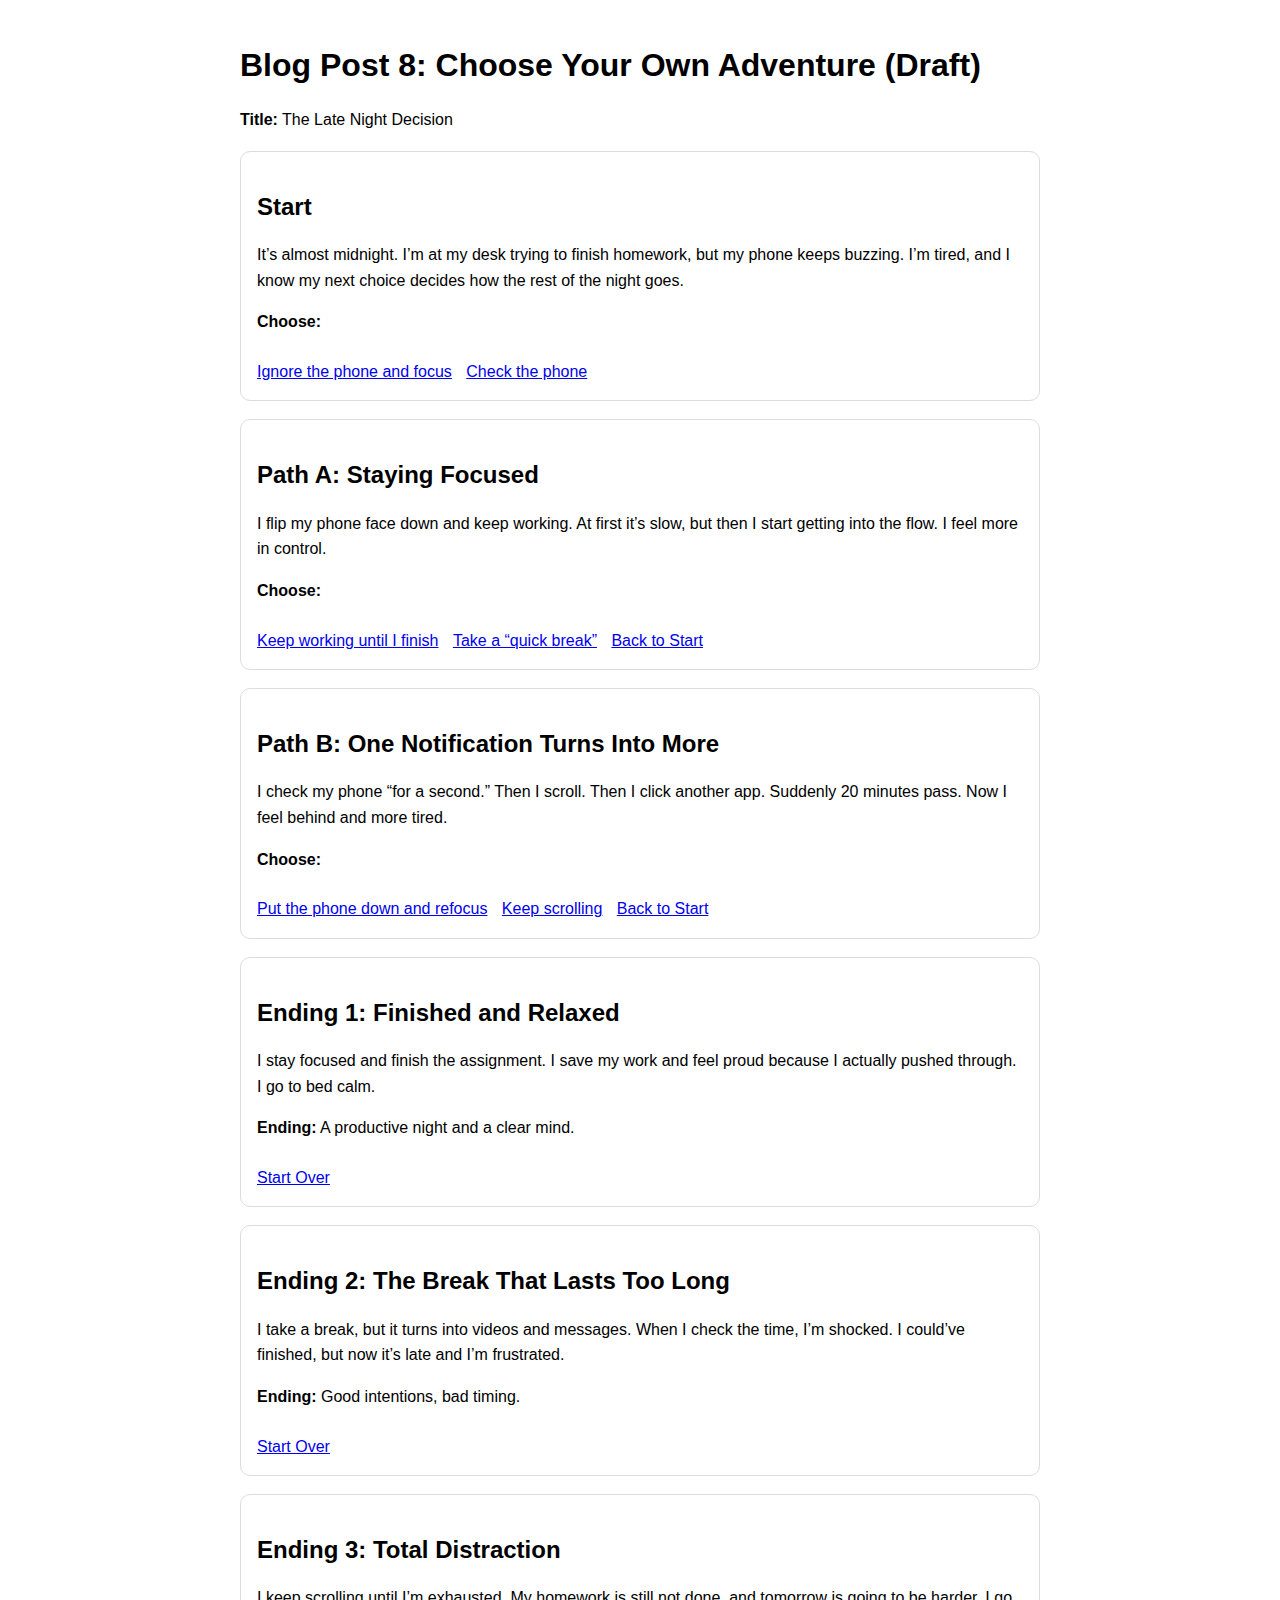
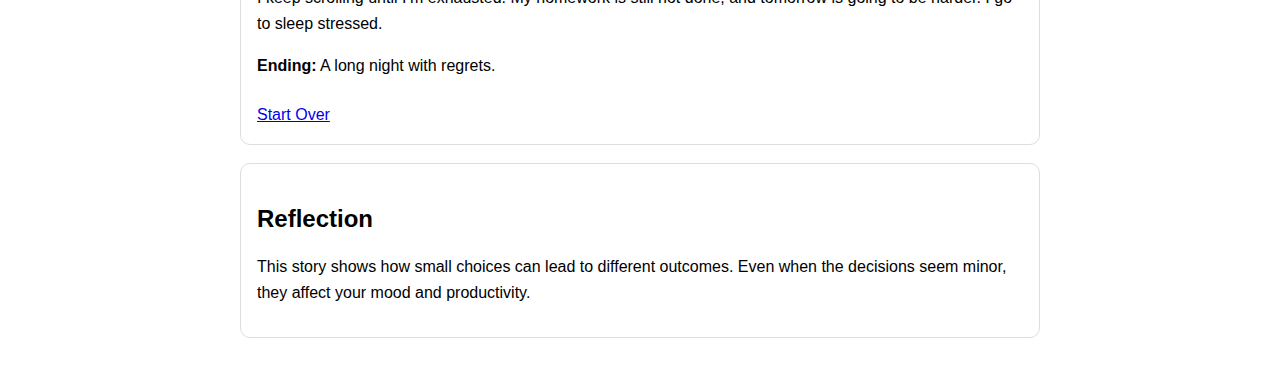
<file: index.html>
<!DOCTYPE html>
<html lang="en">
<head>
  <meta charset="UTF-8" />
  <meta name="viewport" content="width=device-width, initial-scale=1.0" />
  <title>Blog Post 8 - Choose Your Own Adventure</title>
  <style>
    body { font-family: Arial, sans-serif; line-height: 1.6; max-width: 800px; margin: 40px auto; padding: 0 16px; }
    .box { border: 1px solid #ddd; padding: 16px; border-radius: 10px; margin: 18px 0; }
    a { display: inline-block; margin: 8px 10px 0 0; }
    h1, h2 { margin-bottom: 6px; }
  </style>
</head>
<body>

<h1>Blog Post 8: Choose Your Own Adventure (Draft)</h1>
<p><strong>Title:</strong> The Late Night Decision</p>

<div class="box" id="start">
  <h2>Start</h2>
  <p>
    It’s almost midnight. I’m at my desk trying to finish homework, but my phone keeps buzzing.
    I’m tired, and I know my next choice decides how the rest of the night goes.
  </p>
  <p><strong>Choose:</strong></p>
  <a href="#a">Ignore the phone and focus</a>
  <a href="#b">Check the phone</a>
</div>

<div class="box" id="a">
  <h2>Path A: Staying Focused</h2>
  <p>
    I flip my phone face down and keep working. At first it’s slow, but then I start getting into the flow.
    I feel more in control.
  </p>
  <p><strong>Choose:</strong></p>
  <a href="#c">Keep working until I finish</a>
  <a href="#d">Take a “quick break”</a>
  <a href="#start">Back to Start</a>
</div>

<div class="box" id="b">
  <h2>Path B: One Notification Turns Into More</h2>
  <p>
    I check my phone “for a second.” Then I scroll. Then I click another app. Suddenly 20 minutes pass.
    Now I feel behind and more tired.
  </p>
  <p><strong>Choose:</strong></p>
  <a href="#a">Put the phone down and refocus</a>
  <a href="#e">Keep scrolling</a>
  <a href="#start">Back to Start</a>
</div>

<div class="box" id="c">
  <h2>Ending 1: Finished and Relaxed</h2>
  <p>
    I stay focused and finish the assignment. I save my work and feel proud because I actually pushed through.
    I go to bed calm.
  </p>
  <p><strong>Ending:</strong> A productive night and a clear mind.</p>
  <a href="#start">Start Over</a>
</div>

<div class="box" id="d">
  <h2>Ending 2: The Break That Lasts Too Long</h2>
  <p>
    I take a break, but it turns into videos and messages. When I check the time, I’m shocked.
    I could’ve finished, but now it’s late and I’m frustrated.
  </p>
  <p><strong>Ending:</strong> Good intentions, bad timing.</p>
  <a href="#start">Start Over</a>
</div>

<div class="box" id="e">
  <h2>Ending 3: Total Distraction</h2>
  <p>
    I keep scrolling until I’m exhausted. My homework is still not done, and tomorrow is going to be harder.
    I go to sleep stressed.
  </p>
  <p><strong>Ending:</strong> A long night with regrets.</p>
  <a href="#start">Start Over</a>
</div>

<div class="box">
  <h2>Reflection</h2>
  <p>
    This story shows how small choices can lead to different outcomes. Even when the decisions seem minor,
    they affect your mood and productivity.
  </p>
</div>

</body>
</html>
</file>
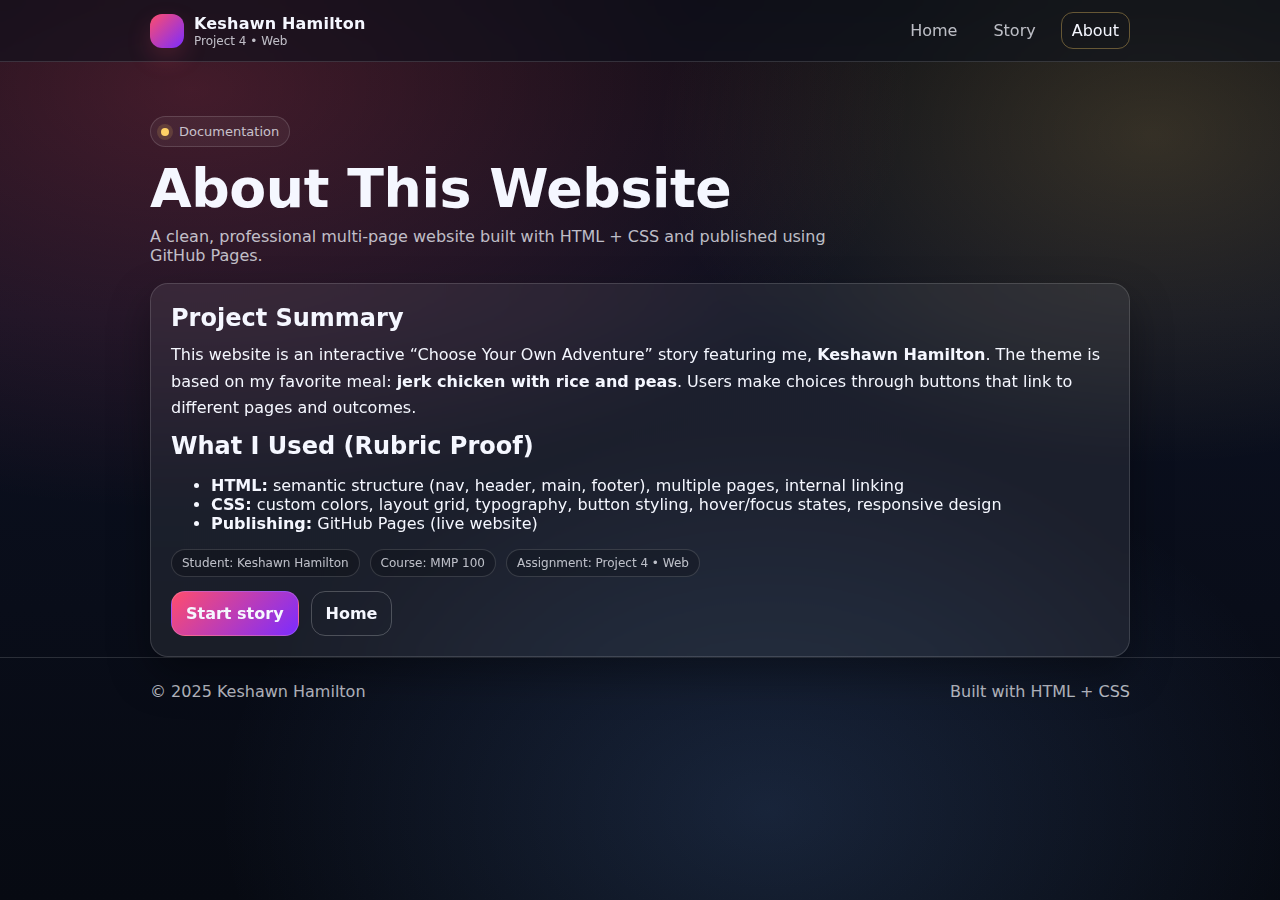
<file: about.html>
<!DOCTYPE html>
<html lang="en">
<head>
  <meta charset="UTF-8" />
  <meta name="viewport" content="width=device-width, initial-scale=1.0" />
  <title>About • Project 4</title>
  <link rel="stylesheet" href="style.css" />
</head>
<body>
<a class="skip" href="#main">Skip to content</a>

<nav class="nav">
  <div class="container nav-inner">
    <a class="brand" href="index.html"><div class="logo" aria-hidden="true"></div>
      <div><strong>Keshawn Hamilton</strong><span>Project 4 • Web</span></div>
    </a>
    <div class="navlinks">
      <a href="index.html">Home</a>
      <a href="story-start.html">Story</a>
      <a class="active" href="about.html">About</a>
    </div>
  </div>
</nav>

<header class="hero">
  <div class="container">
    <div class="kicker"><span class="dot"></span> Documentation</div>
    <h1>About This Website</h1>
    <p class="sub">A clean, professional multi-page website built with HTML + CSS and published using GitHub Pages.</p>
  </div>
</header>

<main id="main" class="container">
  <section class="card">
    <h2>Project Summary</h2>
    <p>
      This website is an interactive “Choose Your Own Adventure” story featuring me, <strong>Keshawn Hamilton</strong>.
      The theme is based on my favorite meal: <strong>jerk chicken with rice and peas</strong>.
      Users make choices through buttons that link to different pages and outcomes.
    </p>

    <h2>What I Used (Rubric Proof)</h2>
    <ul>
      <li><strong>HTML:</strong> semantic structure (nav, header, main, footer), multiple pages, internal linking</li>
      <li><strong>CSS:</strong> custom colors, layout grid, typography, button styling, hover/focus states, responsive design</li>
      <li><strong>Publishing:</strong> GitHub Pages (live website)</li>
    </ul>

    <div class="meta">
      <span class="pill">Student: Keshawn Hamilton</span>
      <span class="pill">Course: MMP 100</span>
      <span class="pill">Assignment: Project 4 • Web</span>
    </div>

    <div class="choices">
      <a class="btn" href="story-start.html">Start story</a>
      <a class="btn ghost" href="index.html">Home</a>
    </div>
  </section>
</main>

<footer>
  <div class="container footergrid">
    <div class="muted">© 2025 Keshawn Hamilton</div>
    <div class="muted">Built with HTML + CSS</div>
  </div>
</footer>
</body>
</html>
</file>
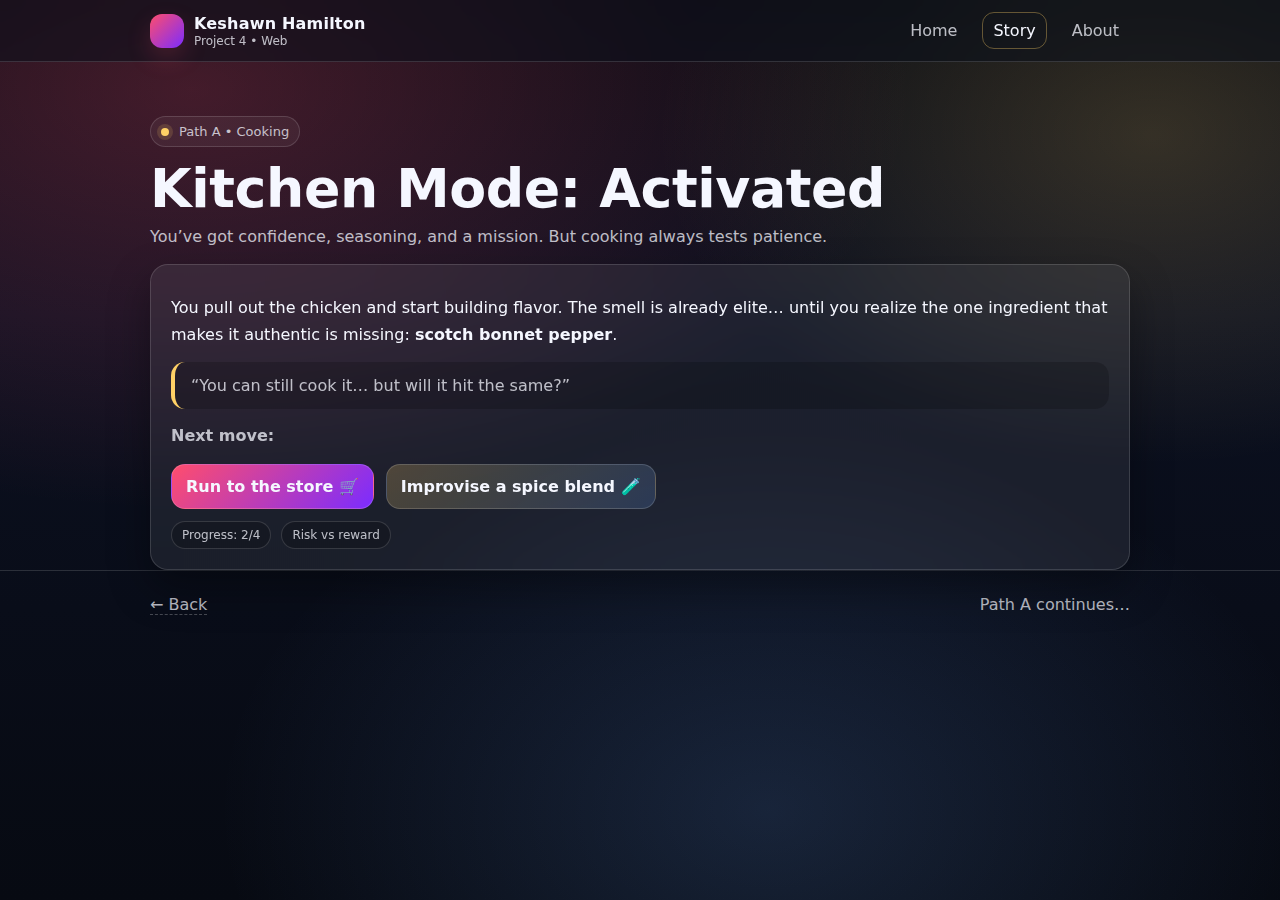
<file: cook-path.html>
<!DOCTYPE html>
<html lang="en">
<head>
  <meta charset="UTF-8" />
  <meta name="viewport" content="width=device-width, initial-scale=1.0" />
  <title>Cook Path • CYOA</title>
  <link rel="stylesheet" href="style.css" />
</head>
<body>
<a class="skip" href="#main">Skip to content</a>

<nav class="nav">
  <div class="container nav-inner">
    <a class="brand" href="index.html"><div class="logo" aria-hidden="true"></div>
      <div><strong>Keshawn Hamilton</strong><span>Project 4 • Web</span></div>
    </a>
    <div class="navlinks">
      <a href="index.html">Home</a>
      <a class="active" href="story-start.html">Story</a>
      <a href="about.html">About</a>
    </div>
  </div>
</nav>

<header class="hero">
  <div class="container">
    <div class="kicker"><span class="dot"></span> Path A • Cooking</div>
    <h1>Kitchen Mode: Activated</h1>
    <p class="sub">You’ve got confidence, seasoning, and a mission. But cooking always tests patience.</p>
  </div>
</header>

<main id="main" class="container">
  <section class="card">
    <p>
      You pull out the chicken and start building flavor. The smell is already elite…
      until you realize the one ingredient that makes it authentic is missing:
      <strong>scotch bonnet pepper</strong>.
    </p>

    <div class="quote">“You can still cook it… but will it hit the same?”</div>

    <p class="muted"><strong>Next move:</strong></p>
    <div class="choices">
      <a class="btn" href="store-run.html">Run to the store 🛒</a>
      <a class="btn alt" href="spice-lab.html">Improvise a spice blend 🧪</a>
    </div>

    <div class="meta">
      <span class="pill">Progress: 2/4</span>
      <span class="pill">Risk vs reward</span>
    </div>
  </section>
</main>

<footer>
  <div class="container footergrid">
    <div><a href="story-start.html">← Back</a></div>
    <div class="muted">Path A continues…</div>
  </div>
</footer>
</body>
</html>
</file>
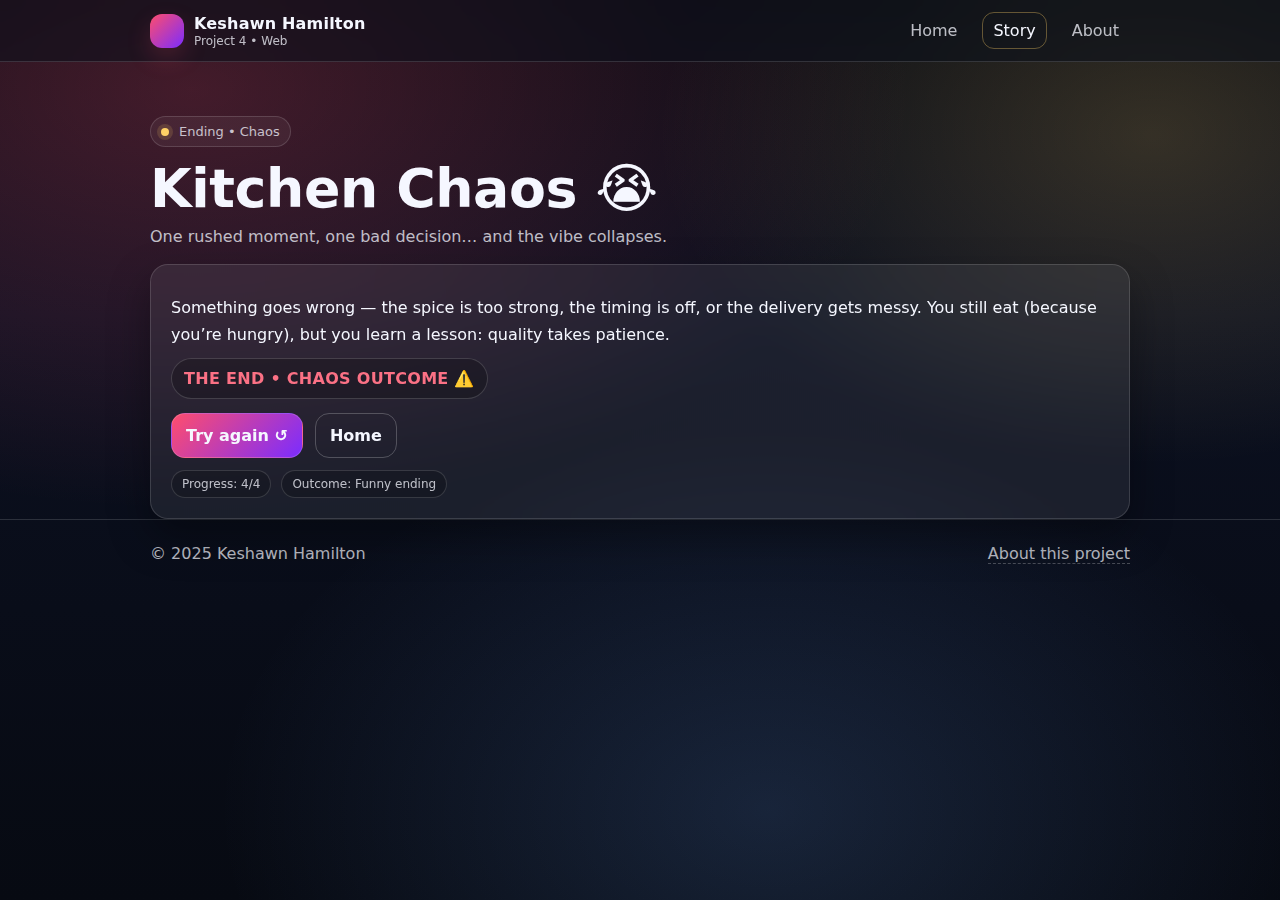
<file: ending-chaos.html>
<!DOCTYPE html>
<html lang="en">
<head>
  <meta charset="UTF-8" />
  <meta name="viewport" content="width=device-width, initial-scale=1.0" />
  <title>Ending • Chaos</title>
  <link rel="stylesheet" href="style.css" />
</head>
<body>
<a class="skip" href="#main">Skip to content</a>

<nav class="nav">
  <div class="container nav-inner">
    <a class="brand" href="index.html"><div class="logo" aria-hidden="true"></div>
      <div><strong>Keshawn Hamilton</strong><span>Project 4 • Web</span></div>
    </a>
    <div class="navlinks">
      <a href="index.html">Home</a>
      <a class="active" href="story-start.html">Story</a>
      <a href="about.html">About</a>
    </div>
  </div>
</nav>

<header class="hero">
  <div class="container">
    <div class="kicker"><span class="dot"></span> Ending • Chaos</div>
    <h1>Kitchen Chaos 😭</h1>
    <p class="sub">One rushed moment, one bad decision… and the vibe collapses.</p>
  </div>
</header>

<main id="main" class="container">
  <section class="card">
    <p>
      Something goes wrong — the spice is too strong, the timing is off, or the delivery gets messy.
      You still eat (because you’re hungry), but you learn a lesson:
      quality takes patience.
    </p>

    <div class="badge bad">THE END • CHAOS OUTCOME ⚠️</div>

    <div class="choices">
      <a class="btn" href="story-start.html">Try again ↺</a>
      <a class="btn ghost" href="index.html">Home</a>
    </div>

    <div class="meta">
      <span class="pill">Progress: 4/4</span>
      <span class="pill">Outcome: Funny ending</span>
    </div>
  </section>
</main>

<footer>
  <div class="container footergrid">
    <div class="muted">© 2025 Keshawn Hamilton</div>
    <div><a href="about.html">About this project</a></div>
  </div>
</footer>
</body>
</html>
</file>
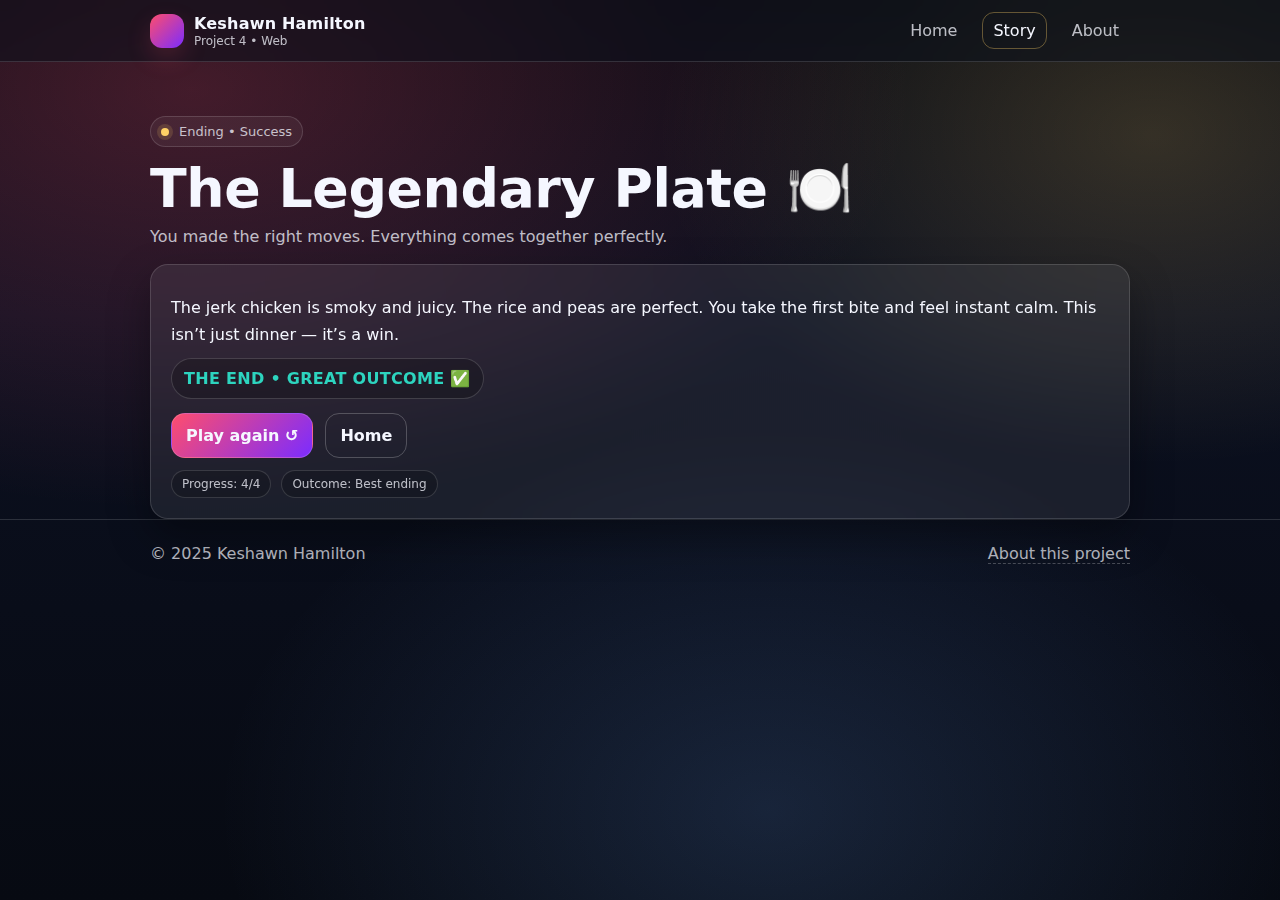
<file: ending-win.html>
<!DOCTYPE html>
<html lang="en">
<head>
  <meta charset="UTF-8" />
  <meta name="viewport" content="width=device-width, initial-scale=1.0" />
  <title>Ending • Win</title>
  <link rel="stylesheet" href="style.css" />
</head>
<body>
<a class="skip" href="#main">Skip to content</a>

<nav class="nav">
  <div class="container nav-inner">
    <a class="brand" href="index.html"><div class="logo" aria-hidden="true"></div>
      <div><strong>Keshawn Hamilton</strong><span>Project 4 • Web</span></div>
    </a>
    <div class="navlinks">
      <a href="index.html">Home</a>
      <a class="active" href="story-start.html">Story</a>
      <a href="about.html">About</a>
    </div>
  </div>
</nav>

<header class="hero">
  <div class="container">
    <div class="kicker"><span class="dot"></span> Ending • Success</div>
    <h1>The Legendary Plate 🍽️</h1>
    <p class="sub">You made the right moves. Everything comes together perfectly.</p>
  </div>
</header>

<main id="main" class="container">
  <section class="card">
    <p>
      The jerk chicken is smoky and juicy. The rice and peas are perfect.
      You take the first bite and feel instant calm. This isn’t just dinner — it’s a win.
    </p>

    <div class="badge good">THE END • GREAT OUTCOME ✅</div>

    <div class="choices">
      <a class="btn" href="story-start.html">Play again ↺</a>
      <a class="btn ghost" href="index.html">Home</a>
    </div>

    <div class="meta">
      <span class="pill">Progress: 4/4</span>
      <span class="pill">Outcome: Best ending</span>
    </div>
  </section>
</main>

<footer>
  <div class="container footergrid">
    <div class="muted">© 2025 Keshawn Hamilton</div>
    <div><a href="about.html">About this project</a></div>
  </div>
</footer>
</body>
</html>
</file>
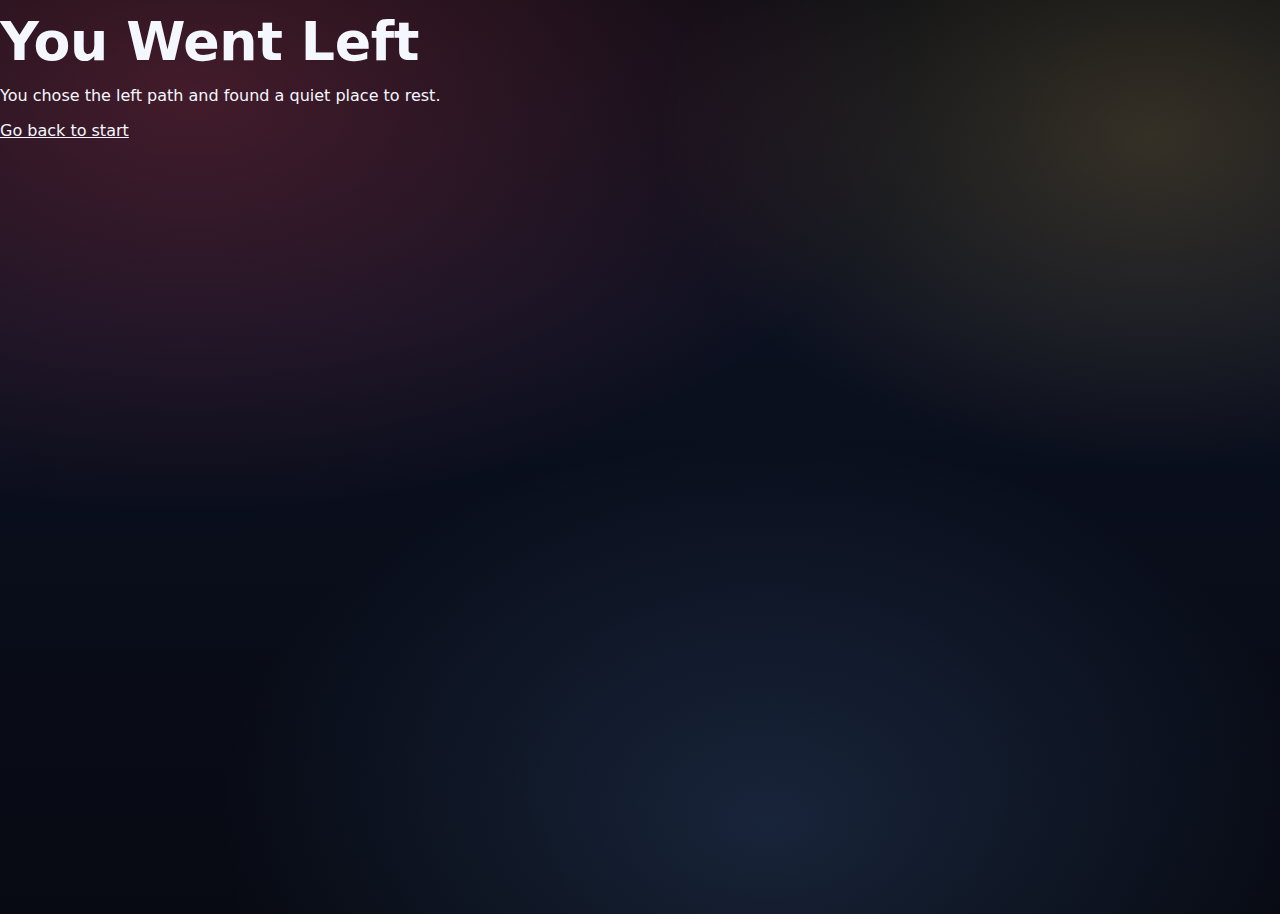
<file: left.html>
<!DOCTYPE html>
<html>
<head><link rel="stylesheet" href="style.css">
  <title>Left Path</title>
</head>
<body>
  <h1>You Went Left</h1>
  <p>You chose the left path and found a quiet place to rest.</p>
  <a href="index.html">Go back to start</a>
</body>
</html>
</file>
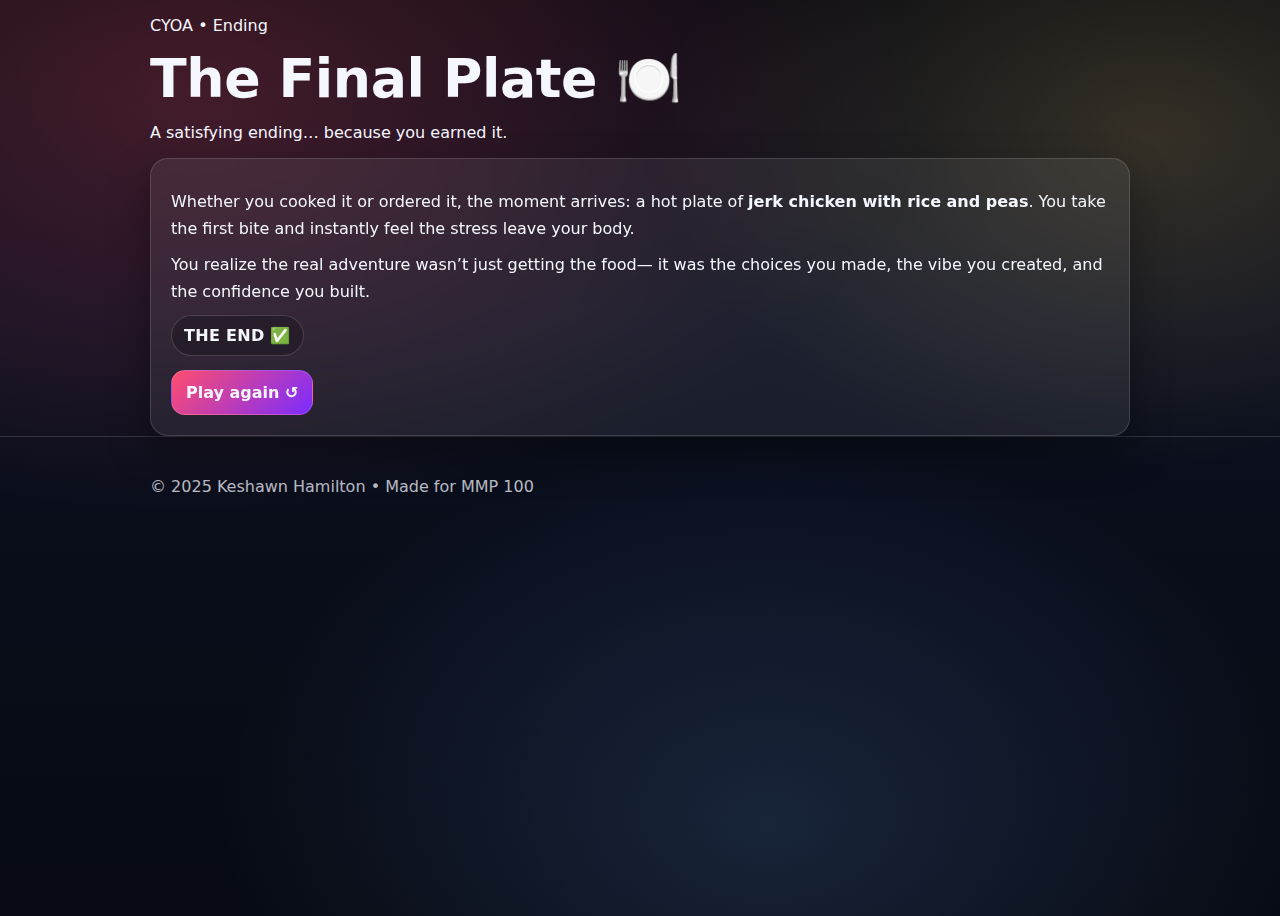
<file: order-path.html>
<!DOCTYPE html>
<html lang="en">
<head>
  <meta charset="UTF-8" />
  <meta name="viewport" content="width=device-width, initial-scale=1.0" />
  <title>The Ending | CYOA</title>
  <link rel="stylesheet" href="style.css" />
</head>
<body>
  <header class="site-header">
    <div class="container">
      <p class="tag">CYOA • Ending</p>
      <h1>The Final Plate 🍽️</h1>
      <p class="subtitle">A satisfying ending… because you earned it.</p>
    </div>
  </header>

  <main class="container">
    <section class="card">
      <p>
        Whether you cooked it or ordered it, the moment arrives:
        a hot plate of <strong>jerk chicken with rice and peas</strong>.
        You take the first bite and instantly feel the stress leave your body.
      </p>

      <p>
        You realize the real adventure wasn’t just getting the food—
        it was the choices you made, the vibe you created, and the confidence you built.
      </p>

      <div class="badge">THE END ✅</div>

      <div class="choices">
        <a class="btn" href="index.html">Play again ↺</a>
      </div>
    </section>
  </main>

  <footer class="site-footer">
    <div class="container">
      <p>© 2025 Keshawn Hamilton • Made for MMP 100</p>
    </div>
  </footer>
</body>
</html>
</file>
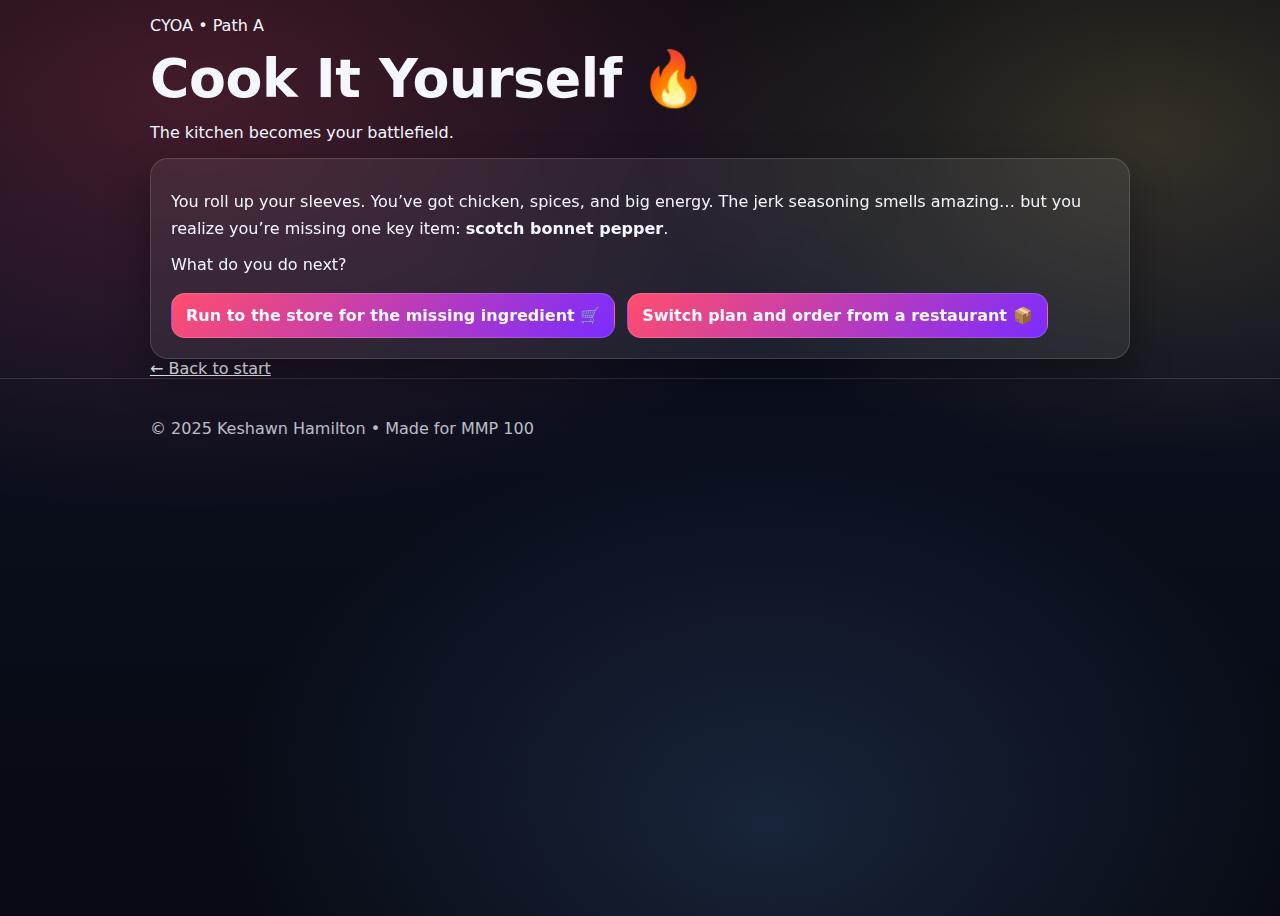
<file: page1.html>
<!DOCTYPE html>
<html lang="en">
<head>
  <meta charset="UTF-8" />
  <meta name="viewport" content="width=device-width, initial-scale=1.0" />
  <title>Cook It Yourself | CYOA</title>
  <link rel="stylesheet" href="style.css" />
</head>
<body>
  <header class="site-header">
    <div class="container">
      <p class="tag">CYOA • Path A</p>
      <h1>Cook It Yourself 🔥</h1>
      <p class="subtitle">The kitchen becomes your battlefield.</p>
    </div>
  </header>

  <main class="container">
    <section class="card">
      <p>
        You roll up your sleeves. You’ve got chicken, spices, and big energy.
        The jerk seasoning smells amazing… but you realize you’re missing one key item:
        <strong>scotch bonnet pepper</strong>.
      </p>

      <p class="prompt">What do you do next?</p>

      <div class="choices">
        <a class="btn" href="page3.html">Run to the store for the missing ingredient 🛒</a>
        <a class="btn btn-ghost" href="page2.html">Switch plan and order from a restaurant 📦</a>
      </div>
    </section>

    <a class="back" href="index.html">← Back to start</a>
  </main>

  <footer class="site-footer">
    <div class="container">
      <p>© 2025 Keshawn Hamilton • Made for MMP 100</p>
    </div>
  </footer>
</body>
</html>
</file>
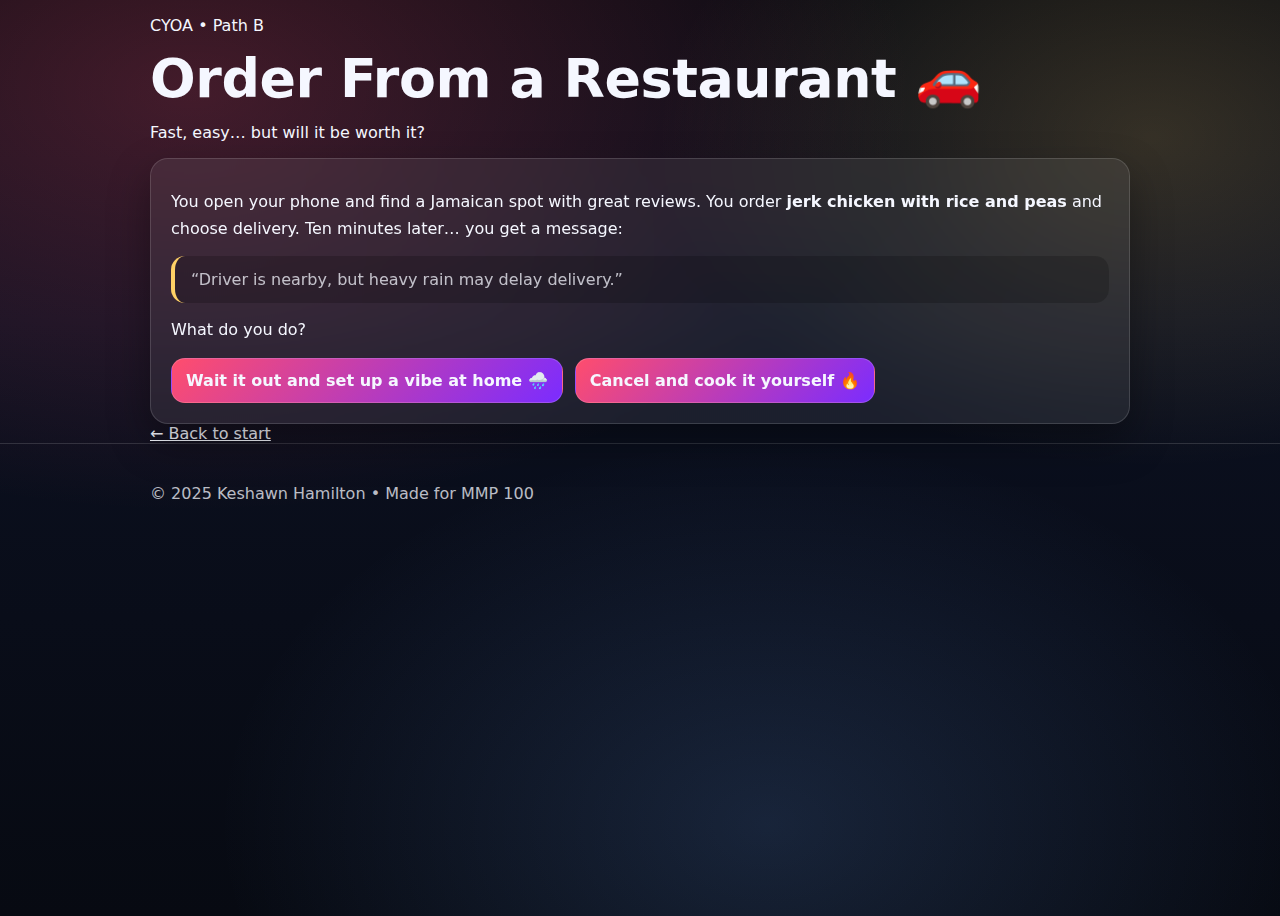
<file: page2.html>
<!DOCTYPE html>
<html lang="en">
<head>
  <meta charset="UTF-8" />
  <meta name="viewport" content="width=device-width, initial-scale=1.0" />
  <title>Order It | CYOA</title>
  <link rel="stylesheet" href="style.css" />
</head>
<body>
  <header class="site-header">
    <div class="container">
      <p class="tag">CYOA • Path B</p>
      <h1>Order From a Restaurant 🚗</h1>
      <p class="subtitle">Fast, easy… but will it be worth it?</p>
    </div>
  </header>

  <main class="container">
    <section class="card">
      <p>
        You open your phone and find a Jamaican spot with great reviews.
        You order <strong>jerk chicken with rice and peas</strong> and choose delivery.
        Ten minutes later… you get a message:
      </p>

      <div class="quote">
        “Driver is nearby, but heavy rain may delay delivery.”
      </div>

      <p class="prompt">What do you do?</p>

      <div class="choices">
        <a class="btn" href="page3.html">Wait it out and set up a vibe at home 🌧️</a>
        <a class="btn btn-ghost" href="page1.html">Cancel and cook it yourself 🔥</a>
      </div>
    </section>

    <a class="back" href="index.html">← Back to start</a>
  </main>

  <footer class="site-footer">
    <div class="container">
      <p>© 2025 Keshawn Hamilton • Made for MMP 100</p>
    </div>
  </footer>
</body>
</html>
</file>
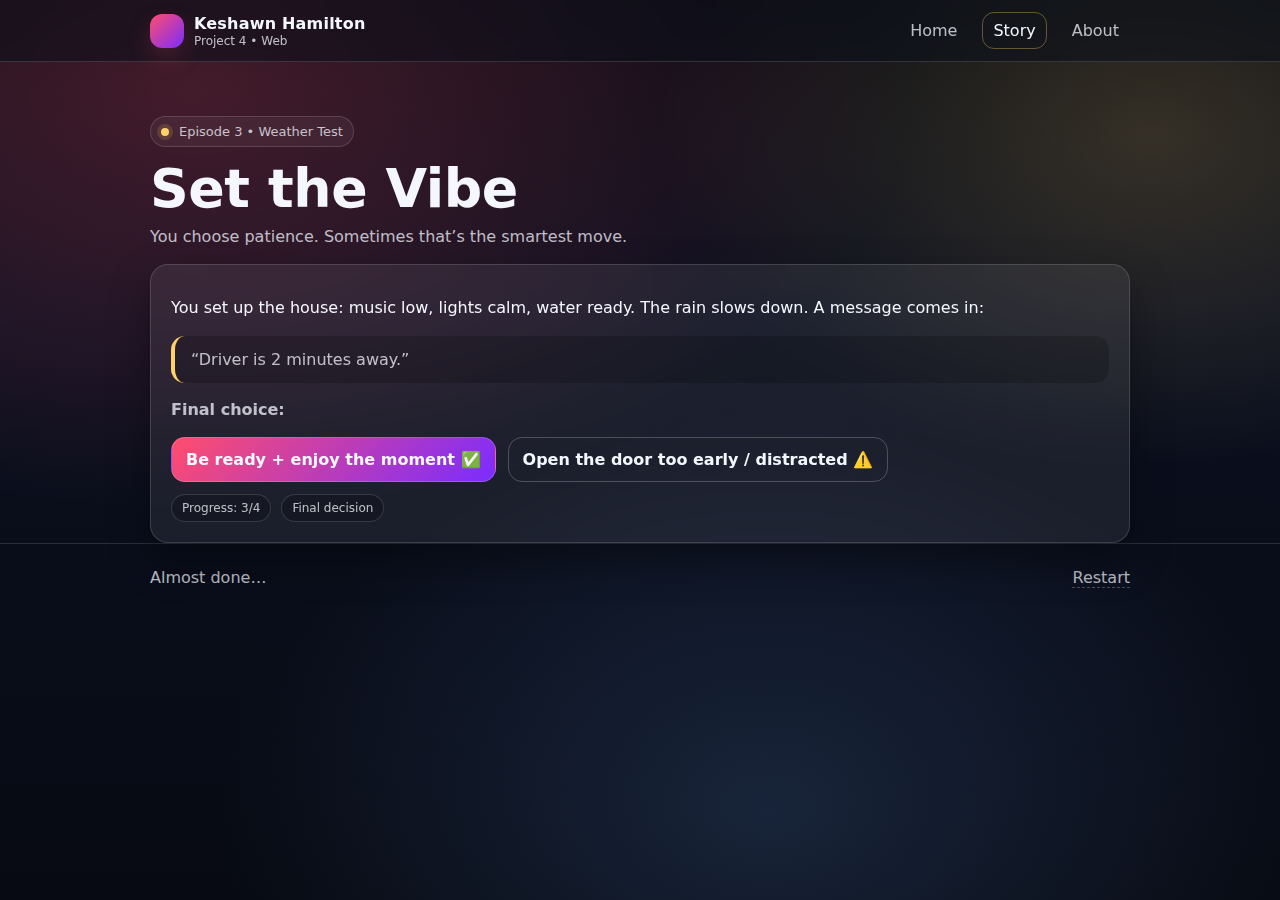
<file: rain-wait.html>
<!DOCTYPE html>
<html lang="en">
<head>
  <meta charset="UTF-8" />
  <meta name="viewport" content="width=device-width, initial-scale=1.0" />
  <title>Rain Wait • CYOA</title>
  <link rel="stylesheet" href="style.css" />
</head>
<body>
<a class="skip" href="#main">Skip to content</a>

<nav class="nav">
  <div class="container nav-inner">
    <a class="brand" href="index.html"><div class="logo" aria-hidden="true"></div>
      <div><strong>Keshawn Hamilton</strong><span>Project 4 • Web</span></div>
    </a>
    <div class="navlinks">
      <a href="index.html">Home</a>
      <a class="active" href="story-start.html">Story</a>
      <a href="about.html">About</a>
    </div>
  </div>
</nav>

<header class="hero">
  <div class="container">
    <div class="kicker"><span class="dot"></span> Episode 3 • Weather Test</div>
    <h1>Set the Vibe</h1>
    <p class="sub">You choose patience. Sometimes that’s the smartest move.</p>
  </div>
</header>

<main id="main" class="container">
  <section class="card">
    <p>
      You set up the house: music low, lights calm, water ready.
      The rain slows down. A message comes in:
    </p>

    <div class="quote">“Driver is 2 minutes away.”</div>

    <p class="muted"><strong>Final choice:</strong></p>
    <div class="choices">
      <a class="btn" href="ending-win.html">Be ready + enjoy the moment ✅</a>
      <a class="btn ghost" href="ending-chaos.html">Open the door too early / distracted ⚠️</a>
    </div>

    <div class="meta">
      <span class="pill">Progress: 3/4</span>
      <span class="pill">Final decision</span>
    </div>
  </section>
</main>

<footer>
  <div class="container footergrid">
    <div class="muted">Almost done…</div>
    <div><a href="story-start.html">Restart</a></div>
  </div>
</footer>
</body>
</html>
</file>
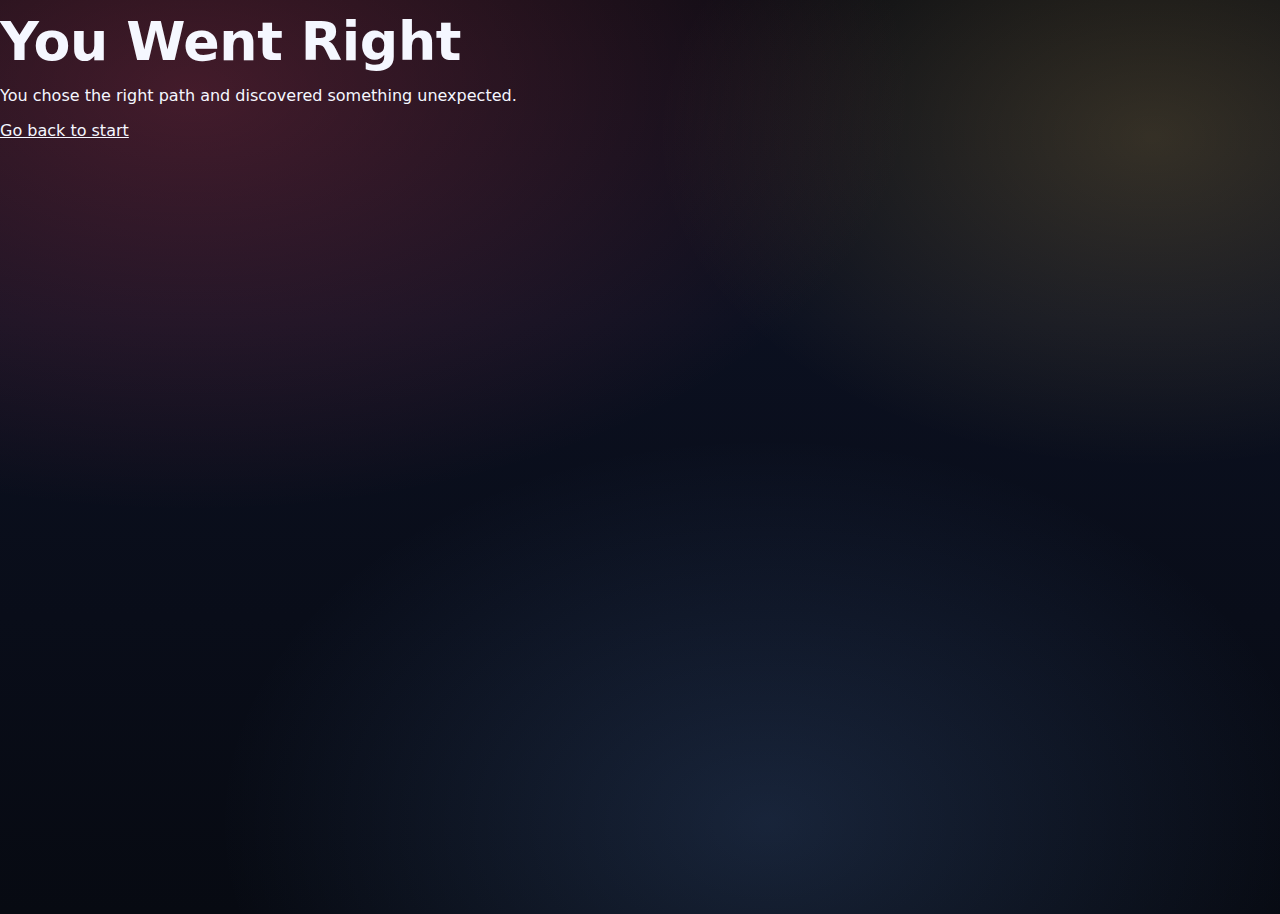
<file: right.html>
<!DOCTYPE html>
<html>
<head><link rel="stylesheet" href="style.css"><title>Right Path</title></head>
<body>
  <h1>You Went Right</h1>
  <p>You chose the right path and discovered something unexpected.</p>
  <a href="index.html">Go back to start</a>
</body>
</html>
</file>
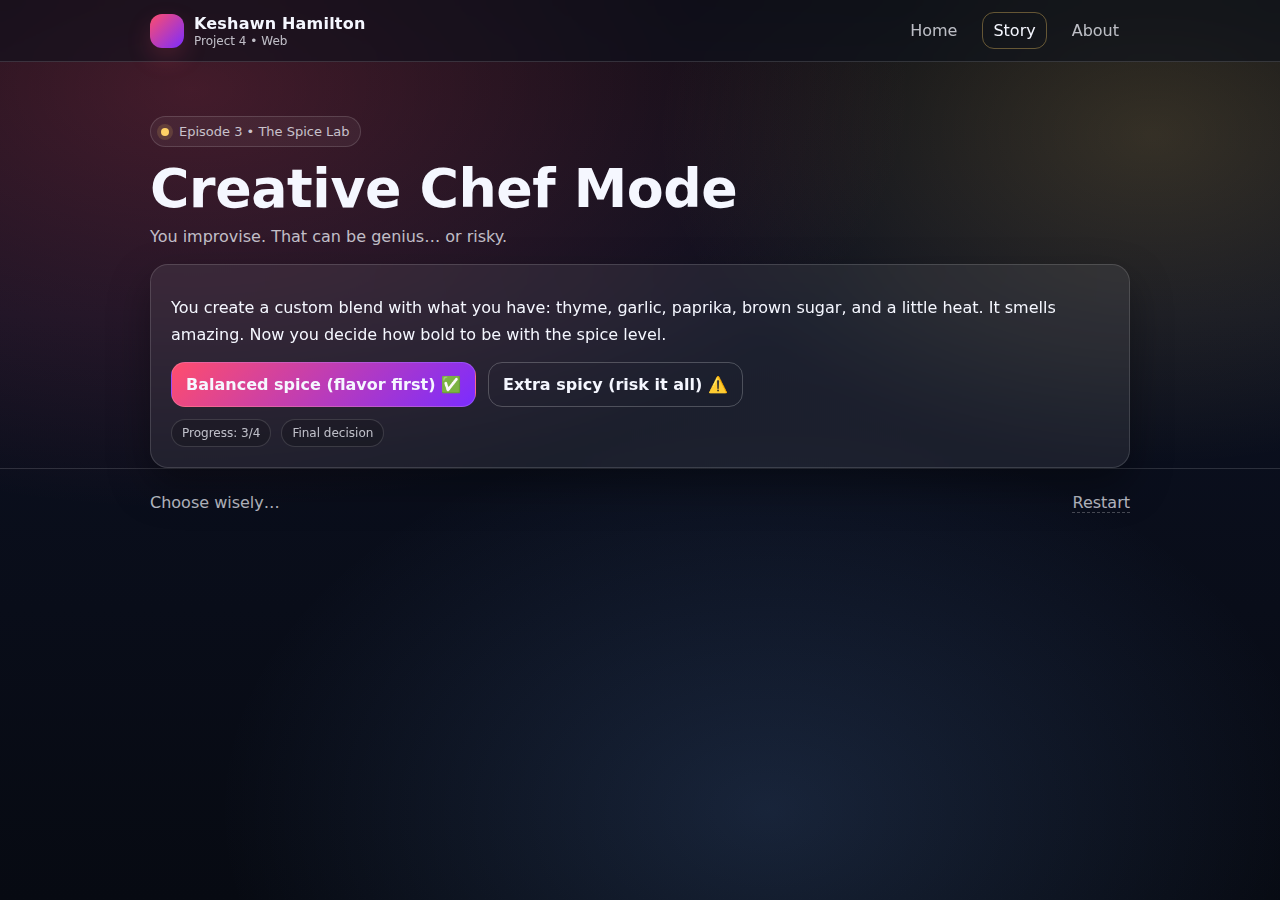
<file: spice-lab.html>
<!DOCTYPE html>
<html lang="en">
<head>
  <meta charset="UTF-8" />
  <meta name="viewport" content="width=device-width, initial-scale=1.0" />
  <title>Spice Lab • CYOA</title>
  <link rel="stylesheet" href="style.css" />
</head>
<body>
<a class="skip" href="#main">Skip to content</a>

<nav class="nav">
  <div class="container nav-inner">
    <a class="brand" href="index.html"><div class="logo" aria-hidden="true"></div>
      <div><strong>Keshawn Hamilton</strong><span>Project 4 • Web</span></div>
    </a>
    <div class="navlinks">
      <a href="index.html">Home</a>
      <a class="active" href="story-start.html">Story</a>
      <a href="about.html">About</a>
    </div>
  </div>
</nav>

<header class="hero">
  <div class="container">
    <div class="kicker"><span class="dot"></span> Episode 3 • The Spice Lab</div>
    <h1>Creative Chef Mode</h1>
    <p class="sub">You improvise. That can be genius… or risky.</p>
  </div>
</header>

<main id="main" class="container">
  <section class="card">
    <p>
      You create a custom blend with what you have: thyme, garlic, paprika, brown sugar, and a little heat.
      It smells amazing. Now you decide how bold to be with the spice level.
    </p>

    <div class="choices">
      <a class="btn" href="ending-win.html">Balanced spice (flavor first) ✅</a>
      <a class="btn ghost" href="ending-chaos.html">Extra spicy (risk it all) ⚠️</a>
    </div>

    <div class="meta">
      <span class="pill">Progress: 3/4</span>
      <span class="pill">Final decision</span>
    </div>
  </section>
</main>

<footer>
  <div class="container footergrid">
    <div class="muted">Choose wisely…</div>
    <div><a href="story-start.html">Restart</a></div>
  </div>
</footer>
</body>
</html>
</file>
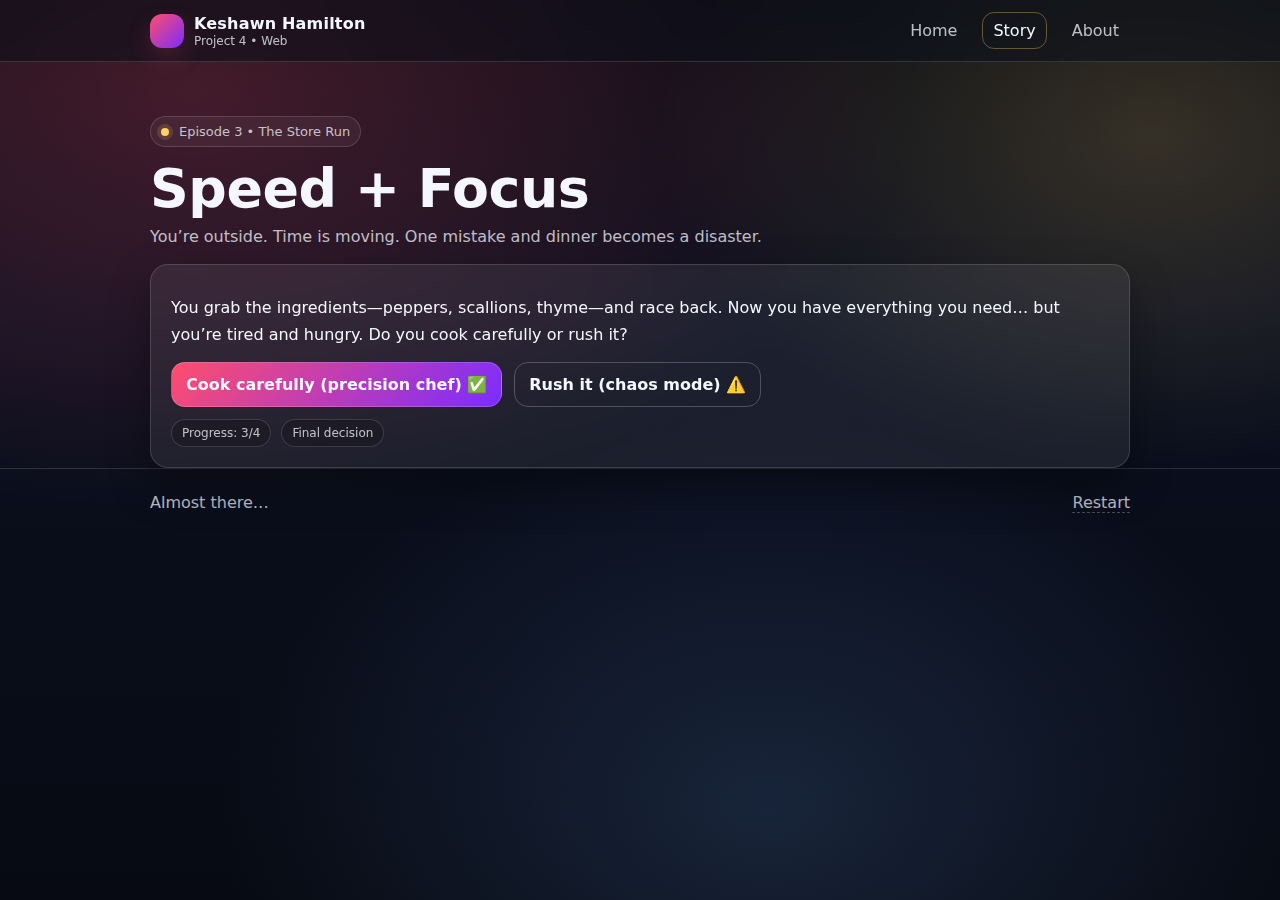
<file: store-run.html>
<!DOCTYPE html>
<html lang="en">
<head>
  <meta charset="UTF-8" />
  <meta name="viewport" content="width=device-width, initial-scale=1.0" />
  <title>Store Run • CYOA</title>
  <link rel="stylesheet" href="style.css" />
</head>
<body>
<a class="skip" href="#main">Skip to content</a>

<nav class="nav">
  <div class="container nav-inner">
    <a class="brand" href="index.html"><div class="logo" aria-hidden="true"></div>
      <div><strong>Keshawn Hamilton</strong><span>Project 4 • Web</span></div>
    </a>
    <div class="navlinks">
      <a href="index.html">Home</a>
      <a class="active" href="story-start.html">Story</a>
      <a href="about.html">About</a>
    </div>
  </div>
</nav>

<header class="hero">
  <div class="container">
    <div class="kicker"><span class="dot"></span> Episode 3 • The Store Run</div>
    <h1>Speed + Focus</h1>
    <p class="sub">You’re outside. Time is moving. One mistake and dinner becomes a disaster.</p>
  </div>
</header>

<main id="main" class="container">
  <section class="card">
    <p>
      You grab the ingredients—peppers, scallions, thyme—and race back.
      Now you have everything you need… but you’re tired and hungry.
      Do you cook carefully or rush it?
    </p>

    <div class="choices">
      <a class="btn" href="ending-win.html">Cook carefully (precision chef) ✅</a>
      <a class="btn ghost" href="ending-chaos.html">Rush it (chaos mode) ⚠️</a>
    </div>

    <div class="meta">
      <span class="pill">Progress: 3/4</span>
      <span class="pill">Final decision</span>
    </div>
  </section>
</main>

<footer>
  <div class="container footergrid">
    <div class="muted">Almost there…</div>
    <div><a href="story-start.html">Restart</a></div>
  </div>
</footer>
</body>
</html>
</file>
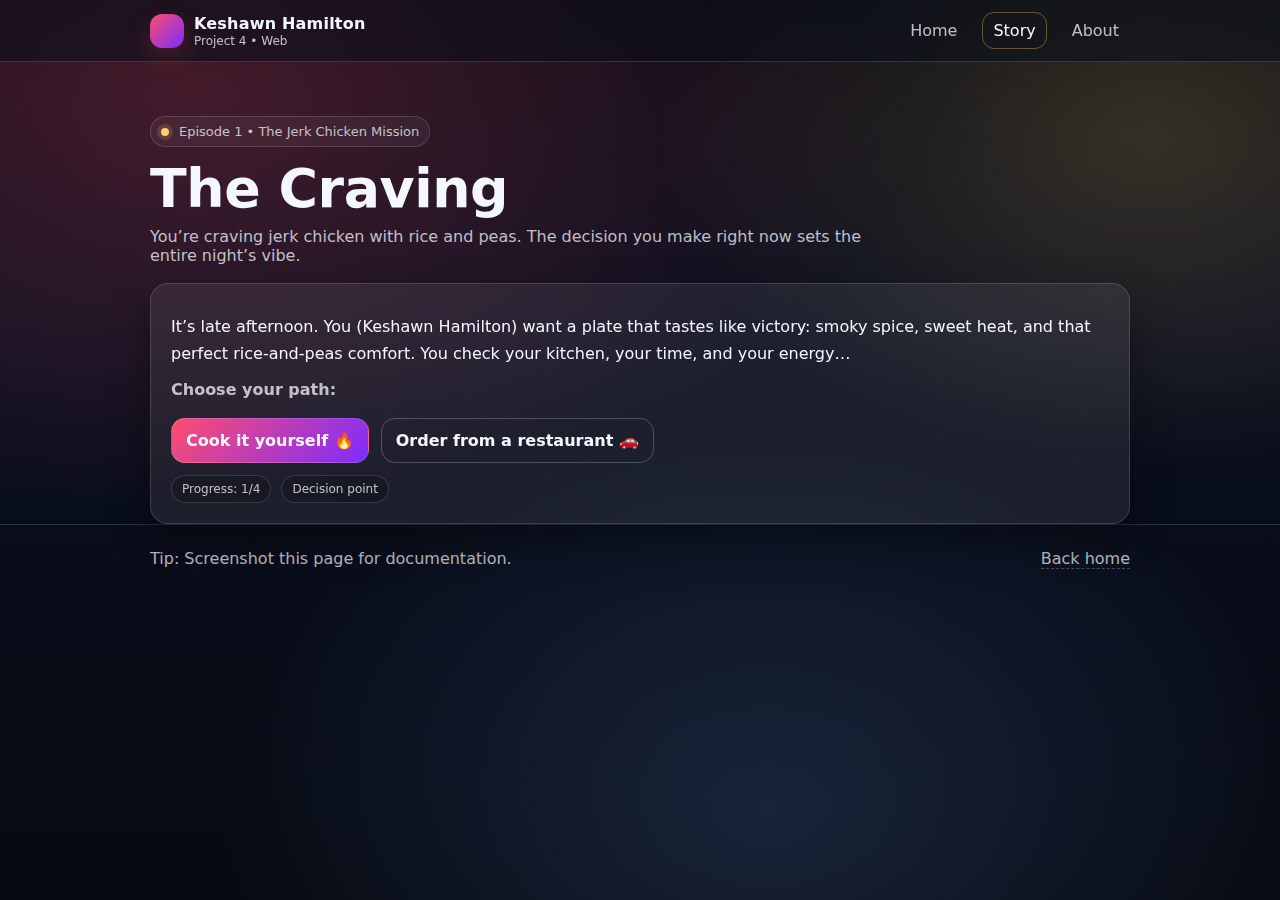
<file: story-start.html>
<!DOCTYPE html>
<html lang="en">
<head>
  <meta charset="UTF-8" />
  <meta name="viewport" content="width=device-width, initial-scale=1.0" />
  <title>Story Start • CYOA</title>
  <link rel="stylesheet" href="style.css" />
</head>
<body>
<a class="skip" href="#main">Skip to content</a>

<nav class="nav">
  <div class="container nav-inner">
    <a class="brand" href="index.html">
      <div class="logo" aria-hidden="true"></div>
      <div>
        <strong>Keshawn Hamilton</strong>
        <span>Project 4 • Web</span>
      </div>
    </a>
    <div class="navlinks">
      <a href="index.html">Home</a>
      <a class="active" href="story-start.html">Story</a>
      <a href="about.html">About</a>
    </div>
  </div>
</nav>

<header class="hero">
  <div class="container">
    <div class="kicker"><span class="dot"></span> Episode 1 • The Jerk Chicken Mission</div>
    <h1>The Craving</h1>
    <p class="sub">You’re craving jerk chicken with rice and peas. The decision you make right now sets the entire night’s vibe.</p>
  </div>
</header>

<main id="main" class="container">
  <section class="card">
    <p>
      It’s late afternoon. You (Keshawn Hamilton) want a plate that tastes like victory:
      smoky spice, sweet heat, and that perfect rice-and-peas comfort.
      You check your kitchen, your time, and your energy…
    </p>

    <p class="muted"><strong>Choose your path:</strong></p>
    <div class="choices">
      <a class="btn" href="cook-path.html">Cook it yourself 🔥</a>
      <a class="btn ghost" href="order-path.html">Order from a restaurant 🚗</a>
    </div>

    <div class="meta">
      <span class="pill">Progress: 1/4</span>
      <span class="pill">Decision point</span>
    </div>
  </section>
</main>

<footer>
  <div class="container footergrid">
    <div class="muted">Tip: Screenshot this page for documentation.</div>
    <div><a href="index.html">Back home</a></div>
  </div>
</footer>
</body>
</html>
</file>
<file: style.css>
/* ===========================
   Keshawn Hamilton • Project 4: Web
   Professional CYOA Website
   =========================== */

:root{
  --bg: #0b1020;
  --panel: rgba(255,255,255,.07);
  --panel2: rgba(255,255,255,.05);
  --border: rgba(255,255,255,.14);
  --text: #f5f7ff;
  --muted: rgba(245,247,255,.75);
  --accent: #ff4d6d;
  --accent2: #ffd166;
  --accent3: #6ea8fe;
  --good: #2dd4bf;
  --bad: #fb7185;

  --radius: 18px;
  --shadow: 0 18px 40px rgba(0,0,0,.35);
  --max: 980px;
}

/* Reset / base */
*{box-sizing:border-box}
html{scroll-behavior:smooth}
body{
  margin:0;
  font-family: system-ui,-apple-system,Segoe UI,Roboto,Arial,sans-serif;
  color:var(--text);
  background:
    radial-gradient(1200px 700px at 15% 10%, rgba(255,77,109,.24), transparent 60%),
    radial-gradient(900px 600px at 90% 15%, rgba(255,209,102,.18), transparent 55%),
    radial-gradient(1000px 700px at 60% 90%, rgba(110,168,254,.16), transparent 55%),
    linear-gradient(180deg, #070a12, #0b1020 35%, #070a12);
  min-height:100vh;
}

a{color:inherit}
img{max-width:100%; display:block}
.container{width:min(var(--max), 92vw); margin:0 auto}

.skip{
  position:absolute; left:-999px; top:auto;
  width:1px; height:1px; overflow:hidden;
}
.skip:focus{
  left:16px; top:16px; width:auto; height:auto;
  padding:10px 12px; border-radius:12px;
  background:rgba(0,0,0,.6); border:1px solid var(--border);
}

/* Top nav */
.nav{
  position:sticky; top:0; z-index:10;
  backdrop-filter: blur(12px);
  background: rgba(10,14,26,.55);
  border-bottom:1px solid var(--border);
}
.nav-inner{
  display:flex; align-items:center; justify-content:space-between;
  padding:12px 0;
}
.brand{
  display:flex; gap:10px; align-items:center;
  text-decoration:none;
}
.logo{
  width:34px; height:34px; border-radius:12px;
  background: linear-gradient(135deg, var(--accent), #7b2cff);
  box-shadow: 0 10px 25px rgba(255,77,109,.18);
}
.brand strong{letter-spacing:.2px}
.brand span{display:block; color:var(--muted); font-size:12px; margin-top:1px}

.navlinks{display:flex; gap:14px; align-items:center}
.navlinks a{
  text-decoration:none;
  padding:8px 10px;
  border-radius:12px;
  border:1px solid transparent;
  color:var(--muted);
}
.navlinks a:hover{border-color:var(--border); color:var(--text)}
.navlinks a.active{border-color:rgba(255,209,102,.35); color:var(--text)}

/* Hero */
.hero{
  padding:54px 0 18px;
}
.kicker{
  display:inline-flex; align-items:center; gap:10px;
  padding:7px 10px; border-radius:999px;
  border:1px solid var(--border);
  background: rgba(255,255,255,.05);
  color:var(--muted);
  font-size:13px;
}
.kicker .dot{
  width:8px;height:8px;border-radius:50%;
  background: var(--accent2);
  box-shadow: 0 0 0 4px rgba(255,209,102,.15);
}
h1{
  margin:14px 0 10px;
  font-size: clamp(32px, 4.2vw, 54px);
  line-height:1.05;
  letter-spacing:-.4px;
}
.sub{
  margin:0;
  color:var(--muted);
  font-size:16px;
  max-width: 70ch;
}

/* Layout blocks */
.grid{
  display:grid;
  grid-template-columns: 1.4fr .6fr;
  gap:18px;
  margin: 22px 0 38px;
}
@media (max-width: 880px){
  .grid{grid-template-columns:1fr}
}

.card{
  background: var(--panel);
  border: 1px solid var(--border);
  border-radius: var(--radius);
  box-shadow: var(--shadow);
  padding: 20px;
  backdrop-filter: blur(12px);
}
.card.soft{background: var(--panel2)}
.card h2{margin:0 0 10px}
.card p{margin:10px 0; line-height:1.65}
.muted{color:var(--muted)}

.meta{
  display:flex; flex-wrap:wrap; gap:10px;
  margin-top: 12px;
}
.pill{
  font-size:12px;
  color:var(--muted);
  border:1px solid var(--border);
  background: rgba(0,0,0,.18);
  border-radius: 999px;
  padding:6px 10px;
}

/* Choice buttons */
.choices{
  display:flex; flex-wrap:wrap; gap:12px;
  margin-top: 14px;
}
.btn{
  display:inline-flex; align-items:center; justify-content:center;
  gap:10px;
  text-decoration:none;
  padding:12px 14px;
  border-radius: 14px;
  font-weight: 800;
  border: 1px solid rgba(255,255,255,.16);
  background: linear-gradient(135deg, var(--accent), #7b2cff);
  transition: transform .12s ease, filter .12s ease, border-color .12s ease;
}
.btn:hover{transform: translateY(-2px); filter: brightness(1.06)}
.btn:active{transform: translateY(0)}
.btn.alt{
  background: linear-gradient(135deg, rgba(255,209,102,.22), rgba(110,168,254,.18));
  color: var(--text);
}
.btn.ghost{
  background: transparent;
  color: var(--text);
  border-color: rgba(255,255,255,.22);
}
.btn.small{padding:10px 12px; border-radius: 12px; font-weight: 700}

/* Progress / status */
.badge{
  display:inline-flex; align-items:center; gap:10px;
  padding:10px 12px;
  border-radius: 999px;
  border:1px solid rgba(255,255,255,.16);
  background: rgba(0,0,0,.22);
  font-weight: 800;
  letter-spacing:.3px;
}
.badge.good{color: var(--good)}
.badge.bad{color: var(--bad)}

/* Quote blocks */
.quote{
  margin: 14px 0;
  padding: 14px 16px;
  border-left: 4px solid var(--accent2);
  background: rgba(0,0,0,.18);
  border-radius: 14px;
  color: var(--muted);
}

/* Footer */
footer{
  border-top:1px solid var(--border);
  padding: 24px 0 46px;
  color: var(--muted);
}
.footergrid{
  display:flex; flex-wrap:wrap; gap:10px;
  justify-content:space-between; align-items:flex-start;
}
.footergrid a{
  color: var(--muted);
  text-decoration:none;
  border-bottom:1px dashed rgba(255,255,255,.25);
}
.footergrid a:hover{color: var(--text)}
hr.sep{
  border:0; border-top:1px solid rgba(255,255,255,.10);
  margin: 16px 0;
}

/* Focus accessibility */
a:focus, .btn:focus{
  outline: 3px solid rgba(255,209,102,.45);
  outline-offset: 2px;
  border-radius: 14px;
}

/* Tiny animated glow (professional touch) */
@keyframes glow {
  0%,100%{box-shadow: 0 0 0 rgba(255,77,109,0)}
  50%{box-shadow: 0 0 28px rgba(255,77,109,.18)}
}
.logo{animation: glow 3.6s ease-in-out infinite}
</file>
